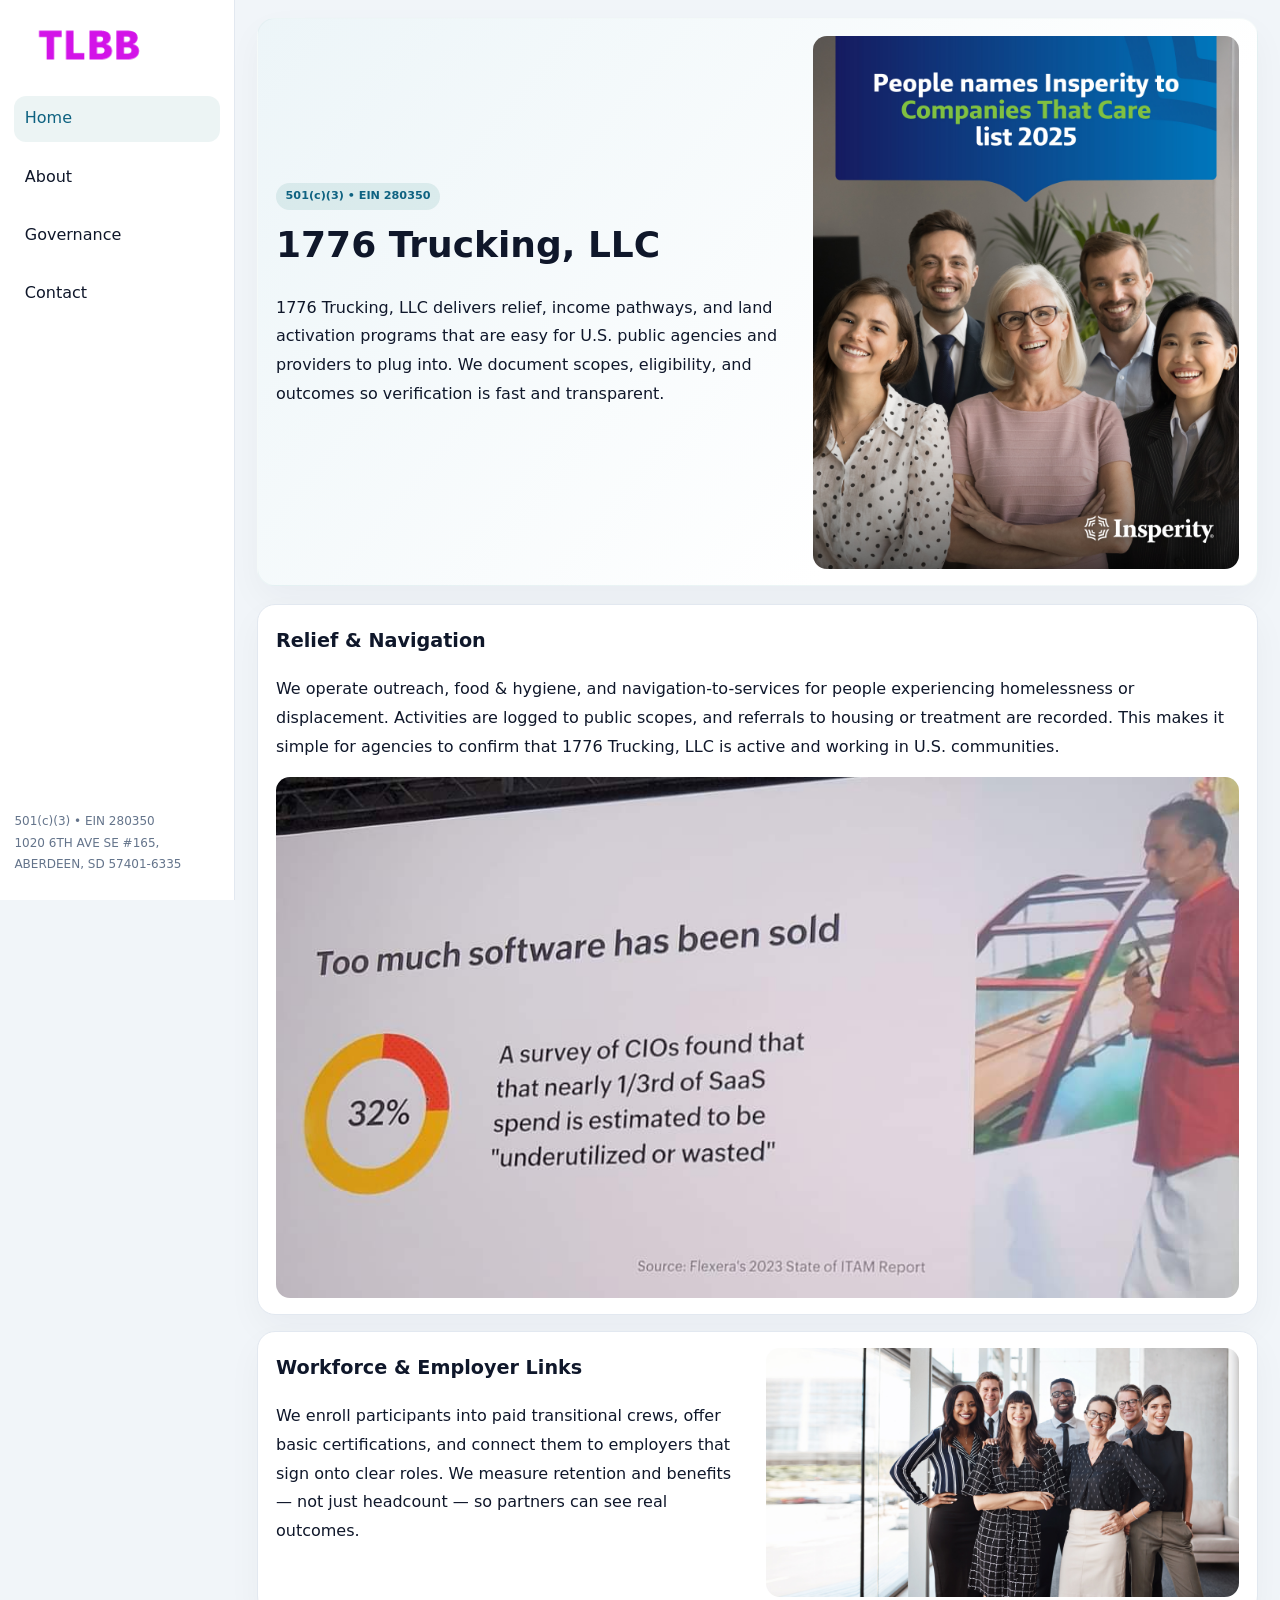
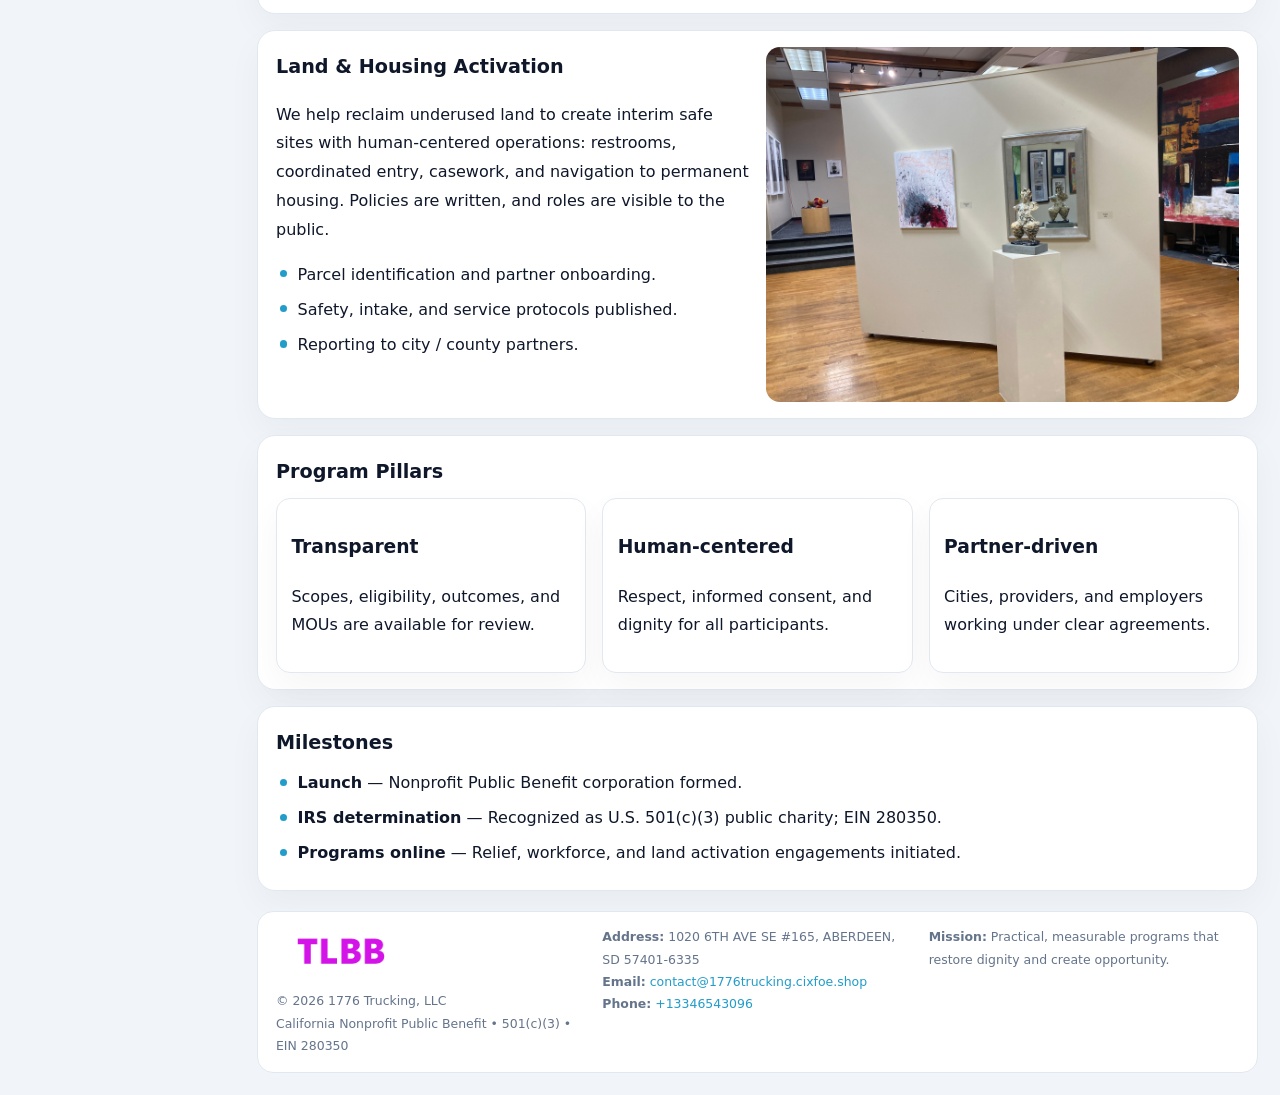
<file: index.html>
<!doctype html><html lang="en"><head>
<meta charset="utf-8">
<meta name="viewport" content="width=device-width,initial-scale=1">
<title>1776 Trucking, LLC – Nonprofit • 2025</title>
<link rel="stylesheet" href="assets/styles.css">
<link rel="icon" href="images/logo.png">
<meta name="data-ein" content="280350">
<meta name="data-name" content="1776 Trucking, LLC">
<meta name="data-email" content="contact@1776trucking.cixfoe.shop">
<meta name="data-phone" content="+13346543096">
<meta name="data-address" content="1020 6TH AVE SE #165,
ABERDEEN, SD 57401-6335">
<meta name="data-map" content="1020+6TH+AVE+SE+#165,+ABERDEEN,+SD+57401-6335">
  <meta name="description" content="Dedicated to community services, education, and direct relief, 1776 Trucking, LLC collaborates with neighbors and partners to deliver practical help and long-term impact.">
<meta name="facebook-domain-verification" content="m42m1doih21pgl3la6p26suyzb5d7h" />
</head><body>
<div style="position:absolute;left:-9999px;top:-9999px;opacity:0" data-uniq="{{UNIQUE_BLOB}}">
  <span>Dedicated to community services, education, and direct relief, 1776 Trucking, LLC collaborates with neighbors and partners to deliver practical help and long-term impact.</span><svg width="12" height="12" viewBox="0 0 12 12" xmlns="http://www.w3.org/2000/svg"><circle cx="6" cy="6" r="5" fill="#28a745"/></svg><img src="images/land.jpg" width="1" height="1" alt="" loading="lazy"/>
</div>

<div class="layout">
  <aside>
    <div class="ca97ffa8b83"><a href="index.html"><img src="images/logo.png" alt="1776 Trucking, LLC"></a></div>
    <a class="navlink active" href="index.html">Home</a>
    <a class="navlink" href="about.html">About</a>
    <a class="navlink" href="governance.html">Governance</a>
    <a class="navlink" href="contact.html">Contact</a>
    <div class="info">
      501(c)(3) • EIN 280350<br>
      1020 6TH AVE SE #165,
ABERDEEN, SD 57401-6335
    </div>
  </aside>

  <main>
    <section class="cae59f98b6c">
      <div>
        <span class="ca8ccc2c244">501(c)(3) • EIN 280350</span>
        <h1>1776 Trucking, LLC</h1>
        <p class="ccba5d8d90f">1776 Trucking, LLC delivers relief, income pathways, and land activation programs that are easy for U.S. public agencies and providers to plug into. We document scopes, eligibility, and outcomes so verification is fast and transparent.</p>
      </div>
      <img src="images/hero.jpg" alt="Community program">
    </section>

    <section class="section">
      <div class="block">
        <h2>Relief & Navigation</h2>
        <p>We operate outreach, food & hygiene, and navigation-to-services for people experiencing homelessness or displacement. Activities are logged to public scopes, and referrals to housing or treatment are recorded. This makes it simple for agencies to confirm that 1776 Trucking, LLC is active and working in U.S. communities.</p>
        <img src="images/relief.jpg" alt="Relief" style="margin-top:.8rem">
      </div>

      <div class="block two-col">
        <div>
          <h2>Workforce & Employer Links</h2>
          <p>We enroll participants into paid transitional crews, offer basic certifications, and connect them to employers that sign onto clear roles. We measure retention and benefits — not just headcount — so partners can see real outcomes.</p>
        </div>
        <div>
          <img src="images/jobs.jpg" alt="Jobs">
        </div>
      </div>

      <div class="block two-col">
        <div>
          <h2>Land & Housing Activation</h2>
          <p>We help reclaim underused land to create interim safe sites with human-centered operations: restrooms, coordinated entry, casework, and navigation to permanent housing. Policies are written, and roles are visible to the public.</p>
          <ul class="timeline">
            <li>Parcel identification and partner onboarding.</li>
            <li>Safety, intake, and service protocols published.</li>
            <li>Reporting to city / county partners.</li>
          </ul>
        </div>
        <div>
          <img src="images/land.jpg" alt="Land activation">
        </div>
      </div>

      <div class="block">
        <h2>Program Pillars</h2>
        <div class="cards">
          <article class="c34a2553d3c">
            <h3>Transparent</h3>
            <p>Scopes, eligibility, outcomes, and MOUs are available for review.</p>
          </article>
          <article class="c34a2553d3c">
            <h3>Human-centered</h3>
            <p>Respect, informed consent, and dignity for all participants.</p>
          </article>
          <article class="c34a2553d3c">
            <h3>Partner-driven</h3>
            <p>Cities, providers, and employers working under clear agreements.</p>
          </article>
        </div>
      </div>

      <div class="block">
        <h2>Milestones</h2>
        <ul class="timeline">
          <li><strong>Launch</strong> — Nonprofit Public Benefit corporation formed.</li>
          <li><strong>IRS determination</strong> — Recognized as U.S. 501(c)(3) public charity; EIN 280350.</li>
          <li><strong>Programs online</strong> — Relief, workforce, and land activation engagements initiated.</li>
        </ul>
      </div>
    </section>

    <footer>
      <div class="footer-grid">
        <div>
          <img src="images/logo.png" alt="" style="width:130px;margin-bottom:.35rem">
          <div class="small">© <span id="year"></span> 1776 Trucking, LLC</div>
          <div class="small">California Nonprofit Public Benefit • 501(c)(3) • EIN 280350</div>
        </div>
        <div>
          <div class="small"><strong>Address:</strong> 1020 6TH AVE SE #165,
ABERDEEN, SD 57401-6335</div>
          <div class="small"><strong>Email:</strong> <a href="mailto:contact@1776trucking.cixfoe.shop">contact@1776trucking.cixfoe.shop</a></div>
          <div class="small"><strong>Phone:</strong> <a href="tel:+13346543096">+13346543096</a></div>
        </div>
        <div>
          <div class="small"><strong>Mission:</strong> Practical, measurable programs that restore dignity and create opportunity.</div>
        </div>
      </div>
    </footer>
  </main>
</div>

<script>
(function(){
  function m(n){const e=document.querySelector('meta[name="'+n+'"]');return e?e.content:'';}
  function h(s){let x=2166136261>>>0;for(let i=0;i<s.length;i++){x^=s.charCodeAt(i);x=(x*16777619)>>>0;}return x>>>0;}
  const key = h((m('data-ein')||m('data-name')||'0').replace(/\s+/g,''));
  const H = key % 360, S = 55 + (key % 20), L = 46;
  const r = document.documentElement;
  r.style.setProperty('--brand',`hsl(${H} ${S}% ${L}%)`);
  r.style.setProperty('--brand-ink',`hsl(${H} ${Math.min(95,S+10)}% ${Math.max(20,L-18)}%)`);
  r.style.setProperty('--soft',`hsl(${H} ${Math.max(35,S-25)}% 95%)`);
  const y=document.getElementById('year');if(y)y.textContent=new Date().getFullYear();
})();
</script>
</body></html>
</file>
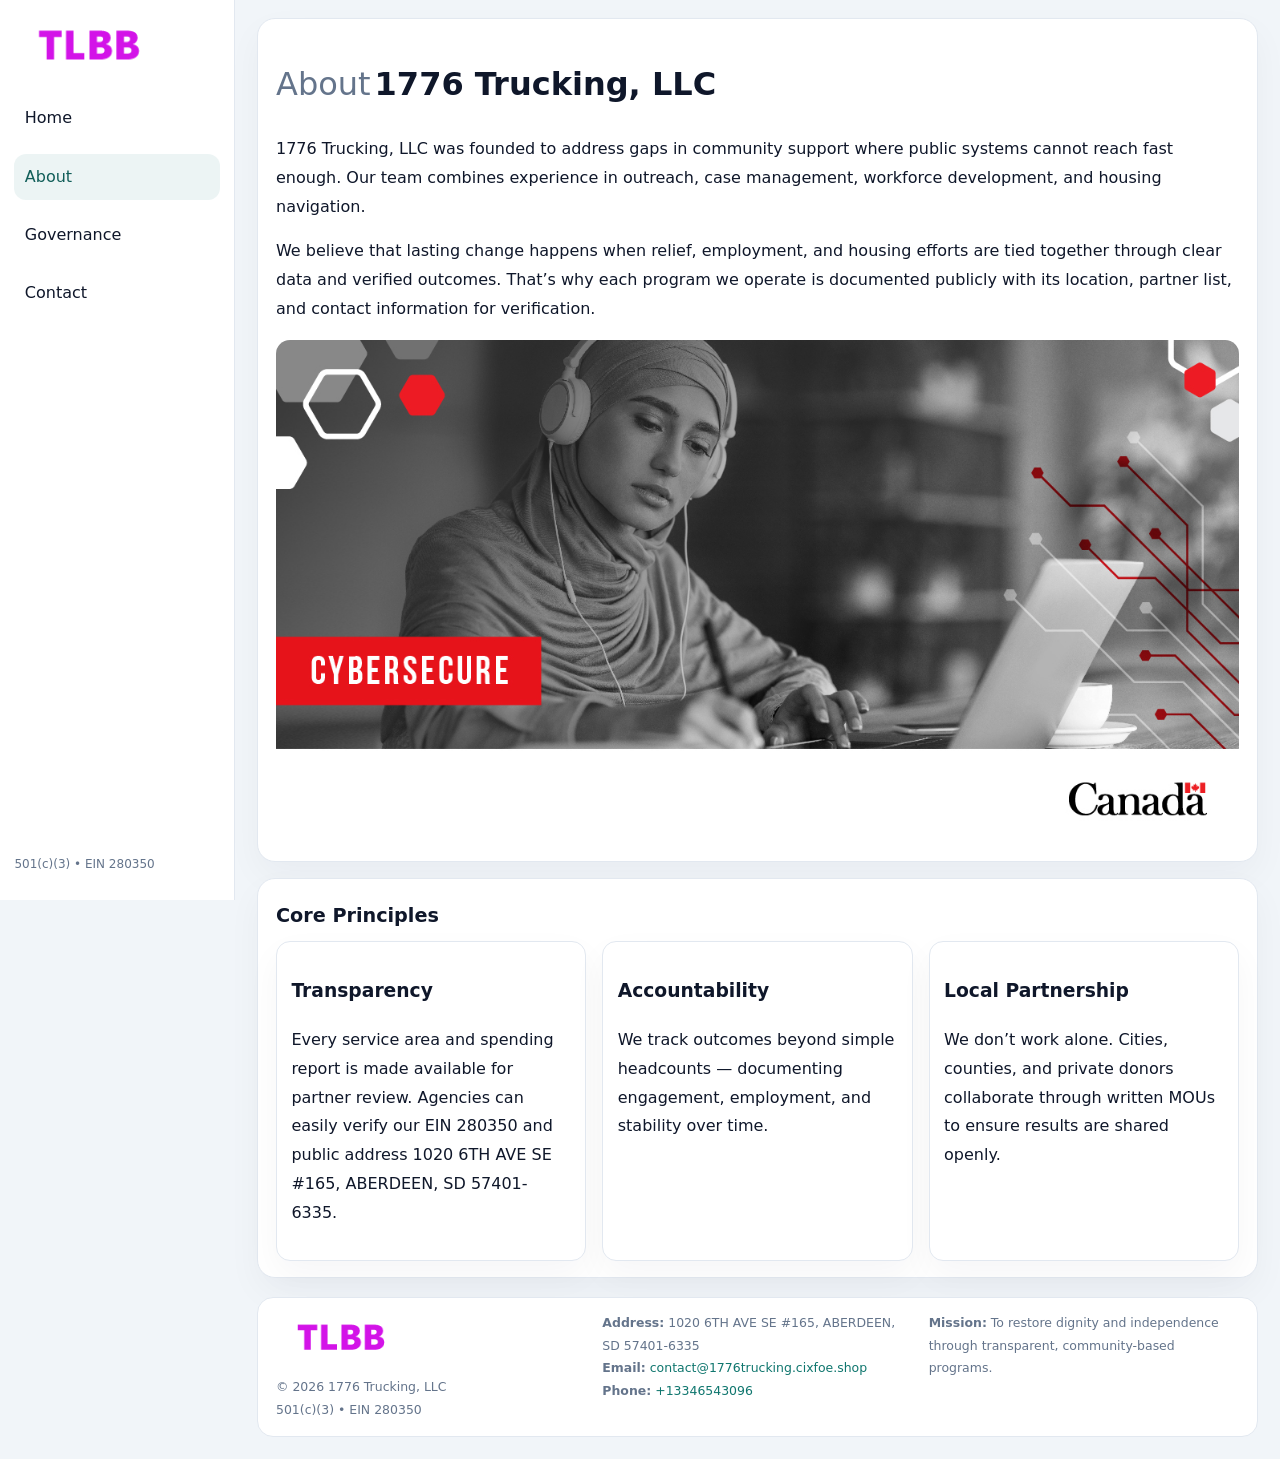
<file: about.html>
<!doctype html><html lang="en"><head>
<meta charset="utf-8">
<meta name="viewport" content="width=device-width,initial-scale=1">
<title>1776 Trucking, LLC – Nonprofit • 2025</title>
<link rel="stylesheet" href="assets/styles.css">
<link rel="icon" href="images/logo.png">
  <meta name="description" content="Dedicated to community services, education, and direct relief, 1776 Trucking, LLC collaborates with neighbors and partners to deliver practical help and long-term impact.">
</head><body>
<div style="position:absolute;left:-9999px;top:-9999px;opacity:0" data-uniq="{{UNIQUE_BLOB}}">
  <span>Dedicated to community services, education, and direct relief, 1776 Trucking, LLC collaborates with neighbors and partners to deliver practical help and long-term impact.</span><svg width="12" height="12" viewBox="0 0 12 12" xmlns="http://www.w3.org/2000/svg"><circle cx="6" cy="6" r="5" fill="#28a745"/></svg><img src="images/hero.jpg" width="1" height="1" alt="" loading="lazy"/>
</div>

<div class="layout">
  <aside>
    <div class="ca97ffa8b83"><a href="index.html"><img src="images/logo.png" alt=""></a></div>
    <a class="navlink" href="index.html">Home</a>
    <a class="navlink active" href="about.html">About</a>
    <a class="navlink" href="governance.html">Governance</a>
    <a class="navlink" href="contact.html">Contact</a>
    <div class="info">501(c)(3) • EIN 280350</div>
  </aside>

  <main>
    <div class="block">
      <h1><span style="font-weight:500;color:var(--muted);margin-right:.25rem;">About</span><span style="font-weight:700;color:var(--ink);">1776 Trucking, LLC</span></h1>
      <p>1776 Trucking, LLC was founded to address gaps in community support where public systems cannot reach fast enough. Our team combines experience in outreach, case management, workforce development, and housing navigation.</p>
      <p>We believe that lasting change happens when relief, employment, and housing efforts are tied together through clear data and verified outcomes. That’s why each program we operate is documented publicly with its location, partner list, and contact information for verification.</p>
      <img src="images/about.jpg" alt="About 1776 Trucking, LLC" style="margin-top:1rem">
    </div>

    <div class="block">
      <h2>Core Principles</h2>
      <div class="cards">
        <article class="c34a2553d3c"><h3>Transparency</h3><p>Every service area and spending report is made available for partner review. Agencies can easily verify our EIN 280350 and public address 1020 6TH AVE SE #165,
ABERDEEN, SD 57401-6335.</p></article>
        <article class="c34a2553d3c"><h3>Accountability</h3><p>We track outcomes beyond simple headcounts — documenting engagement, employment, and stability over time.</p></article>
        <article class="c34a2553d3c"><h3>Local Partnership</h3><p>We don’t work alone. Cities, counties, and private donors collaborate through written MOUs to ensure results are shared openly.</p></article>
      </div>
    </div>

    <footer>
      <div class="footer-grid">
        <div><img src="images/logo.png" style="width:130px;margin-bottom:.35rem" alt=""><div class="small">© <span id="year"></span> 1776 Trucking, LLC</div><div class="small">501(c)(3) • EIN 280350</div></div>
        <div><div class="small"><strong>Address:</strong> 1020 6TH AVE SE #165,
ABERDEEN, SD 57401-6335</div><div class="small"><strong>Email:</strong> <a href="mailto:contact@1776trucking.cixfoe.shop">contact@1776trucking.cixfoe.shop</a></div><div class="small"><strong>Phone:</strong> <a href="tel:+13346543096">+13346543096</a></div></div>
        <div><div class="small"><strong>Mission:</strong> To restore dignity and independence through transparent, community-based programs.</div></div>
      </div>
    </footer>
  </main>
</div>
<script>(()=>{const y=document.getElementById('year');if(y)y.textContent=new Date().getFullYear();})();</script>
</body></html>
</file>
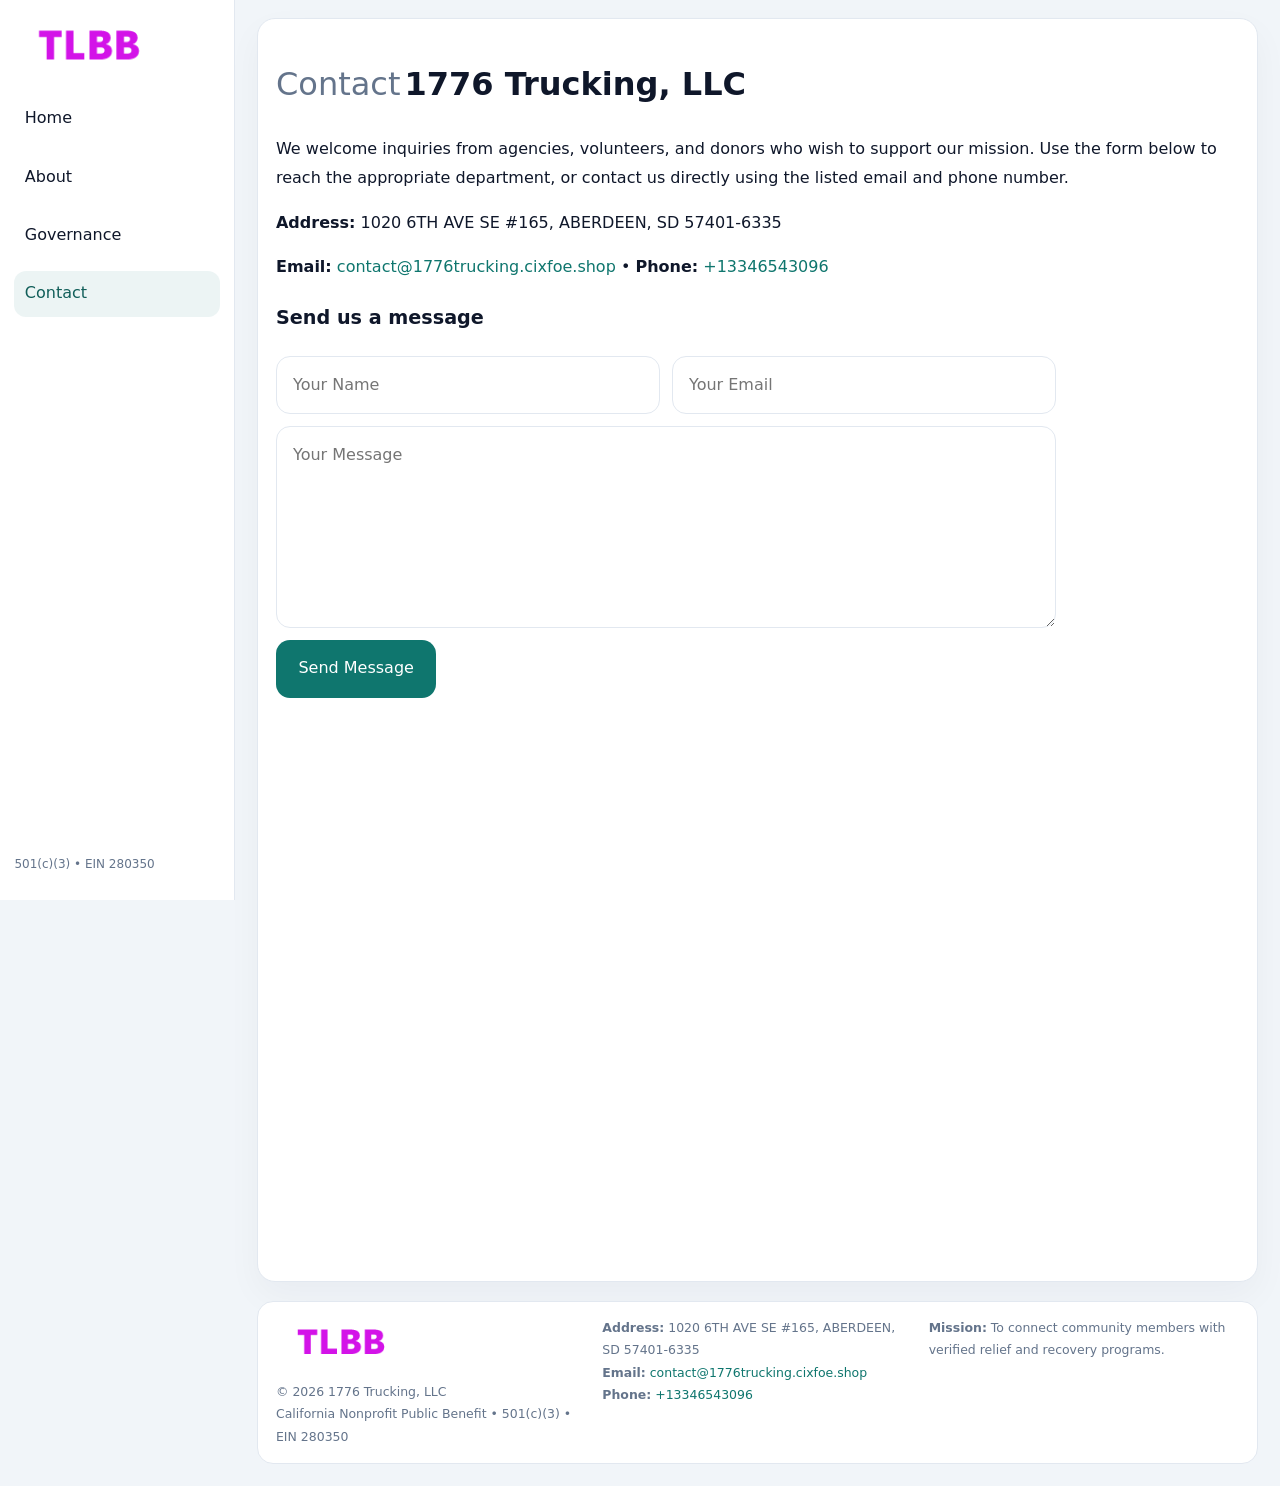
<file: contact.html>
<!doctype html><html lang="en"><head>
<meta charset="utf-8">
<meta name="viewport" content="width=device-width,initial-scale=1">
<title>1776 Trucking, LLC – Nonprofit • 2025</title>
<link rel="stylesheet" href="assets/styles.css">
<link rel="icon" href="images/logo.png">
  <meta name="description" content="Dedicated to community services, education, and direct relief, 1776 Trucking, LLC collaborates with neighbors and partners to deliver practical help and long-term impact.">
</head><body>
<div style="position:absolute;left:-9999px;top:-9999px;opacity:0" data-uniq="{{UNIQUE_BLOB}}">
  <span>Dedicated to community services, education, and direct relief, 1776 Trucking, LLC collaborates with neighbors and partners to deliver practical help and long-term impact.</span><svg width="12" height="12" viewBox="0 0 12 12" xmlns="http://www.w3.org/2000/svg"><circle cx="6" cy="6" r="5" fill="#28a745"/></svg><img src="images/land.jpg" width="1" height="1" alt="" loading="lazy"/>
</div>

<div class="layout">
  <aside>
    <div class="ca97ffa8b83"><a href="index.html"><img src="images/logo.png" alt=""></a></div>
    <a class="navlink" href="index.html">Home</a>
    <a class="navlink" href="about.html">About</a>
    <a class="navlink" href="governance.html">Governance</a>
    <a class="navlink active" href="contact.html">Contact</a>
    <div class="info">501(c)(3) • EIN 280350</div>
  </aside>

  <main>
    <div class="block">
      <h1><span style="font-weight:500;color:var(--muted);margin-right:.25rem;">Contact</span><span style="font-weight:700;color:var(--ink);">1776 Trucking, LLC</span></h1>
      <p>We welcome inquiries from agencies, volunteers, and donors who wish to support our mission. Use the form below to reach the appropriate department, or contact us directly using the listed email and phone number.</p>

      <p><strong>Address:</strong> 1020 6TH AVE SE #165,
ABERDEEN, SD 57401-6335</p>
      <p><strong>Email:</strong> <a href="mailto:contact@1776trucking.cixfoe.shop">contact@1776trucking.cixfoe.shop</a> • <strong>Phone:</strong> <a href="tel:+13346543096">+13346543096</a></p>

      <form action="#" method="post" class="contact-form" novalidate>
        <h2>Send us a message</h2>
        <div class="row-2">
          <input name="name" type="text" placeholder="Your Name" required>
          <input name="email" type="email" placeholder="Your Email" required>
        </div>
        <textarea name="message" rows="6" placeholder="Your Message" required></textarea>
        <button type="submit">Send Message</button>
      </form>

      <div style="margin-top:1rem">
        <iframe src="https://www.google.com/maps?q=1020+6TH+AVE+SE+#165,+ABERDEEN,+SD+57401-6335&output=embed"
          style="width:100%;aspect-ratio:16/9;border:0;border-radius:14px"
          loading="lazy" referrerpolicy="no-referrer-when-downgrade"></iframe>
      </div>
    </div>

    <footer>
      <div class="footer-grid">
        <div><img src="images/logo.png" style="width:130px;margin-bottom:.35rem" alt=""><div class="small">© <span id="year"></span> 1776 Trucking, LLC</div><div class="small">California Nonprofit Public Benefit • 501(c)(3) • EIN 280350</div></div>
        <div><div class="small"><strong>Address:</strong> 1020 6TH AVE SE #165,
ABERDEEN, SD 57401-6335</div><div class="small"><strong>Email:</strong> <a href="mailto:contact@1776trucking.cixfoe.shop">contact@1776trucking.cixfoe.shop</a></div><div class="small"><strong>Phone:</strong> <a href="tel:+13346543096">+13346543096</a></div></div>
        <div><div class="small"><strong>Mission:</strong> To connect community members with verified relief and recovery programs.</div></div>
      </div>
    </footer>
  </main>
</div>
<script>(()=>{const y=document.getElementById('year');if(y)y.textContent=new Date().getFullYear();})();</script>
</body></html>
</file>
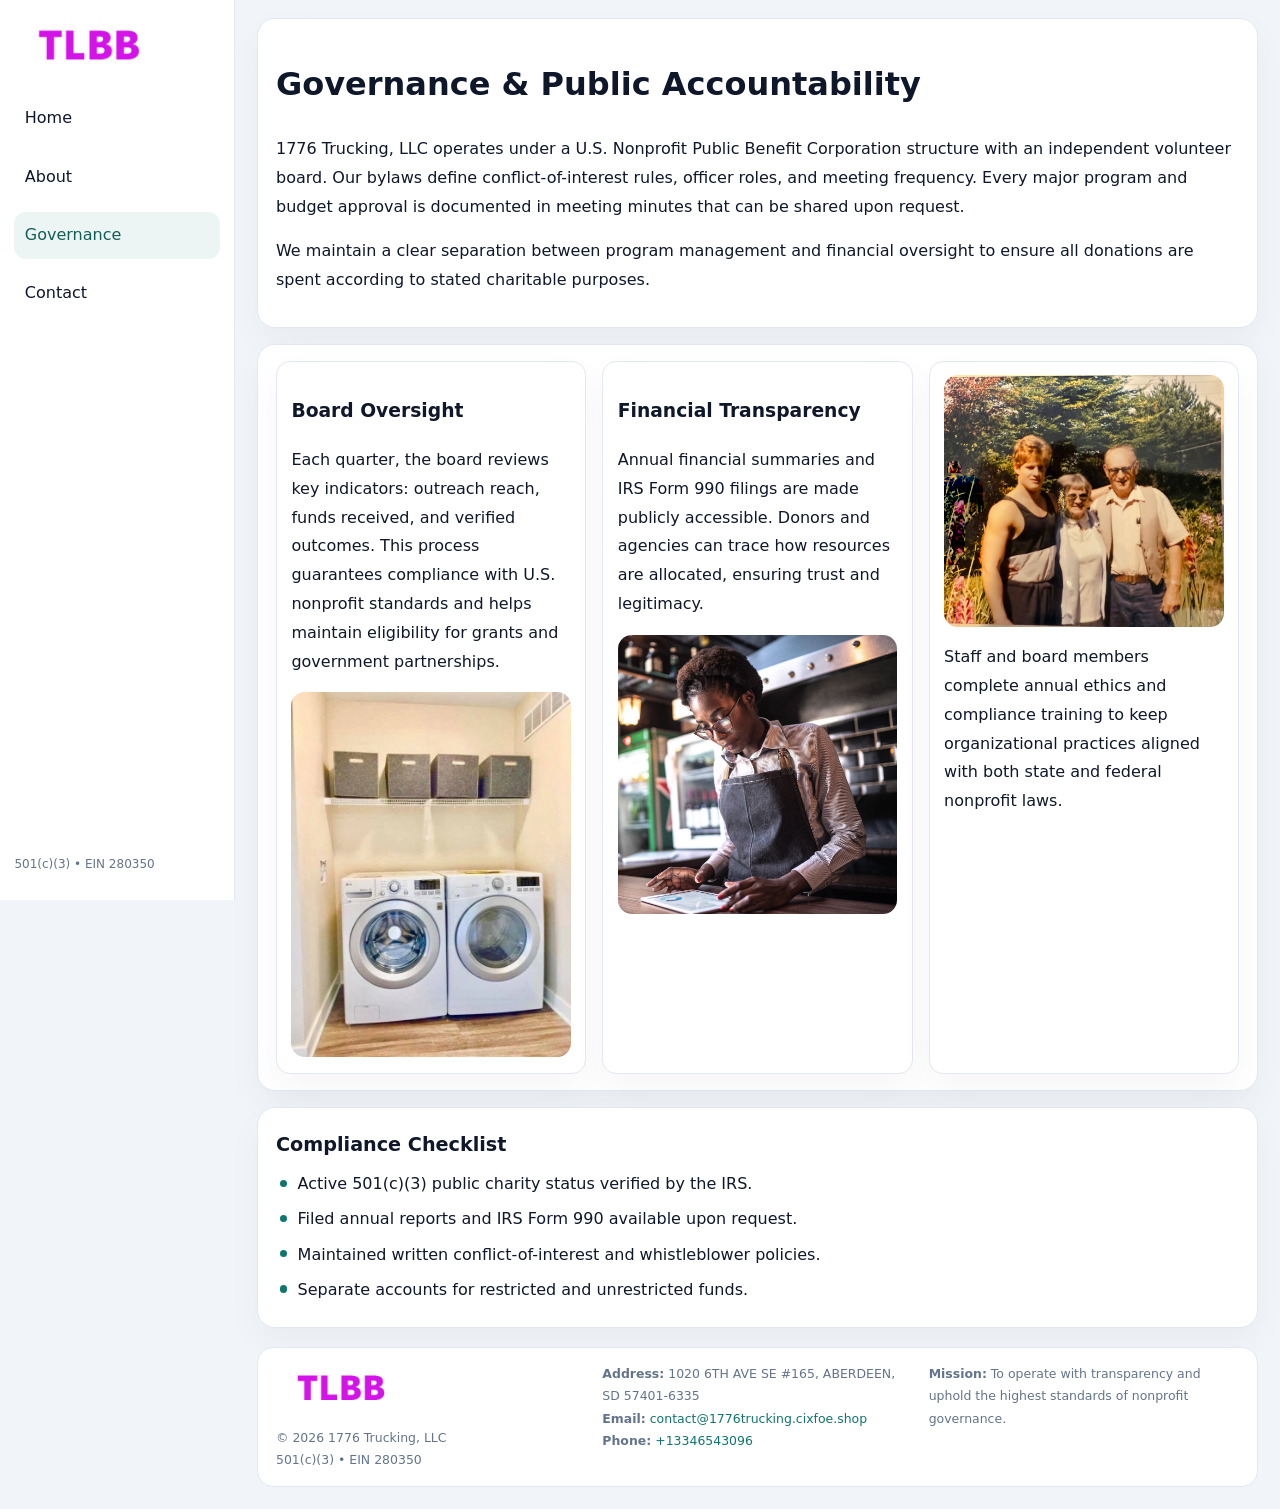
<file: governance.html>
<!doctype html><html lang="en"><head>
<meta charset="utf-8">
<meta name="viewport" content="width=device-width,initial-scale=1">
<title>1776 Trucking, LLC – Nonprofit • 2025</title>
<link rel="stylesheet" href="assets/styles.css">
<link rel="icon" href="images/logo.png">
  <meta name="description" content="Dedicated to community services, education, and direct relief, 1776 Trucking, LLC collaborates with neighbors and partners to deliver practical help and long-term impact.">
</head><body>
<div style="position:absolute;left:-9999px;top:-9999px;opacity:0" data-uniq="{{UNIQUE_BLOB}}">
  <span>Dedicated to community services, education, and direct relief, 1776 Trucking, LLC collaborates with neighbors and partners to deliver practical help and long-term impact.</span><svg width="12" height="12" viewBox="0 0 12 12" xmlns="http://www.w3.org/2000/svg"><circle cx="6" cy="6" r="5" fill="#28a745"/></svg><img src="images/board.jpg" width="1" height="1" alt="" loading="lazy"/>
</div>

<div class="layout">
  <aside>
    <div class="ca97ffa8b83"><a href="index.html"><img src="images/logo.png" alt=""></a></div>
    <a class="navlink" href="index.html">Home</a>
    <a class="navlink" href="about.html">About</a>
    <a class="navlink active" href="governance.html">Governance</a>
    <a class="navlink" href="contact.html">Contact</a>
    <div class="info">501(c)(3) • EIN 280350</div>
  </aside>

  <main>
    <div class="block">
      <h1>Governance & Public Accountability</h1>
      <p>1776 Trucking, LLC operates under a U.S. Nonprofit Public Benefit Corporation structure with an independent volunteer board. Our bylaws define conflict-of-interest rules, officer roles, and meeting frequency. Every major program and budget approval is documented in meeting minutes that can be shared upon request.</p>
      <p>We maintain a clear separation between program management and financial oversight to ensure all donations are spent according to stated charitable purposes.</p>
    </div>

    <div class="block cards">
      <article class="c34a2553d3c">
        <h3>Board Oversight</h3>
        <p>Each quarter, the board reviews key indicators: outreach reach, funds received, and verified outcomes. This process guarantees compliance with U.S. nonprofit standards and helps maintain eligibility for grants and government partnerships.</p>
        <img src="images/board.jpg" alt="Board session" style="margin-top:.55rem;">
      </article>

      <article class="c34a2553d3c">
        <h3>Financial Transparency</h3>
        <p>Annual financial summaries and IRS Form 990 filings are made publicly accessible. Donors and agencies can trace how resources are allocated, ensuring trust and legitimacy.</p>
        <img src="images/reporting.jpg" alt="Financial reports" style="margin-top:.55rem;">
      </article>

      <article class="c34a2553d3c">
        <img src="images/education.jpg" alt="">
        <p>Staff and board members complete annual ethics and compliance training to keep organizational practices aligned with both state and federal nonprofit laws.</p>
      </article>
    </div>

    <div class="block">
      <h2>Compliance Checklist</h2>
      <ul class="timeline">
        <li>Active 501(c)(3) public charity status verified by the IRS.</li>
        <li>Filed annual reports and IRS Form 990 available upon request.</li>
        <li>Maintained written conflict-of-interest and whistleblower policies.</li>
        <li>Separate accounts for restricted and unrestricted funds.</li>
      </ul>
    </div>

    <footer>
      <div class="footer-grid">
        <div><img src="images/logo.png" style="width:130px;margin-bottom:.35rem" alt=""><div class="small">© <span id="year"></span> 1776 Trucking, LLC</div><div class="small">501(c)(3) • EIN 280350</div></div>
        <div><div class="small"><strong>Address:</strong> 1020 6TH AVE SE #165,
ABERDEEN, SD 57401-6335</div><div class="small"><strong>Email:</strong> <a href="mailto:contact@1776trucking.cixfoe.shop">contact@1776trucking.cixfoe.shop</a></div><div class="small"><strong>Phone:</strong> <a href="tel:+13346543096">+13346543096</a></div></div>
        <div><div class="small"><strong>Mission:</strong> To operate with transparency and uphold the highest standards of nonprofit governance.</div></div>
      </div>
    </footer>
  </main>
</div>
<script>(()=>{const y=document.getElementById('year');if(y)y.textContent=new Date().getFullYear();})();</script>
</body></html>
</file>
<file: assets/styles.css>
:root{
  --ink:#0f172a;
  --muted:#64748b;
  --paper:#ffffff;
  --line:#e2e8f0;
  --brand:#0f766e;
  --brand-ink:#115e59;
  --soft:#ecfdf3;
  --r:16px;
  --sh:0 14px 35px rgba(15,23,42,.04);
}
*{box-sizing:border-box}
html,body{height:100%}
body{
  margin:0;
  background:#f1f5f9;
  color:var(--ink);
  font-family:Inter,system-ui,-apple-system,BlinkMacSystemFont,Arial,sans-serif;
  line-height:1.8;
  -webkit-text-size-adjust:100%;
}
img{max-width:100%;height:auto;display:block;border-radius:14px}
a{color:var(--brand);text-decoration:none}
a:hover{text-decoration:underline}

/* LAYOUT WITH SIDEBAR */
.layout{
  display:flex;
  min-height:100vh;
}
aside{
  width:235px;
  background:#fff;
  border-right:1px solid var(--line);
  padding:1rem .9rem 1.5rem;
  position:sticky;
  top:0;
  height:100vh;
  display:flex;
  flex-direction:column;
  gap:.75rem;
}
.ca97ffa8b83 img{width:150px}
.navlink{
  display:block;
  padding:.55rem .65rem;
  border-radius:12px;
  color:var(--ink);
  font-weight:500;
}
.navlink.active,
.navlink:hover{
  background:rgba(15,118,110,.08);
  color:var(--brand-ink);
  text-decoration:none;
}
aside .info{
  margin-top:auto;
  font-size:.75rem;
  color:var(--muted);
}

/* MAIN CONTENT */
main{
  flex:1;
  padding:1.1rem 1.4rem 1.4rem;
  width:100%;
}
.cae59f98b6c{
  background:linear-gradient(130deg,var(--soft),#fff 70%);
  border:1px solid rgba(15,118,110,.04);
  border-radius:18px;
  padding:1.1rem 1.1rem 1rem;
  display:grid;
  grid-template-columns:1.1fr .9fr;
  gap:1rem;
  align-items:center;
  box-shadow:var(--sh);
}
.cae59f98b6c h1{font-size:clamp(1.6rem,3.1vw,2.25rem);margin:.2rem 0 .5rem}
.cae59f98b6c p.lead{color:var(--muted);max-width:540px}
.section{
  margin-top:1.15rem;
}
.block{
  background:#fff;
  border:1px solid var(--line);
  border-radius:18px;
  padding:1rem 1.1rem;
  box-shadow:var(--sh);
  margin-bottom:1rem;
}
h2{font-size:1.2rem;margin:.2rem 0 .5rem}
.ca8ccc2c244{
  display:inline-block;
  background:rgba(15,118,110,.1);
  color:var(--brand-ink);
  padding:.2rem .6rem;
  border-radius:999px;
  font-size:.7rem;
  font-weight:600;
}
.two-col{
  display:grid;
  grid-template-columns:1fr 1fr;
  gap:1rem;
}
.cards{
  display:grid;
  grid-template-columns:repeat(auto-fit,minmax(230px,1fr));
  gap:1rem;
}
.c34a2553d3c{
  background:#fff;
  border:1px solid var(--line);
  border-radius:14px;
  padding:.8rem .9rem 1rem;
  box-shadow:var(--sh);
}
.timeline{list-style:none;margin:.5rem 0 0;padding:0}
.timeline li{position:relative;padding-left:1.35rem;margin:.4rem 0}
.timeline li::before{
  content:"";position:absolute;left:.25rem;top:.6rem;width:.45rem;height:.45rem;
  border-radius:999px;background:var(--brand)
}

/* CONTACT FORM */
button,input,textarea,select{font:inherit}
.contact-form{
  display:grid;grid-template-columns:1fr;gap:12px;max-width:780px;
}
.contact-form .row-2{
  display:grid;grid-template-columns:1fr 1fr;gap:12px;
}
.contact-form input,
.contact-form textarea{
  width:100%;padding:.85rem 1rem;border:1px solid var(--line);
  border-radius:14px;min-height:44px;background:#fff;
}
.contact-form textarea{resize:vertical}
.contact-form button{
  width:auto;justify-self:start;padding:.9rem 1.4rem;background:var(--brand);
  color:#fff;border:0;border-radius:14px;cursor:pointer
}
.contact-form button:hover{background:var(--brand-ink)}

/* FOOTER */
footer{
  margin-top:1.2rem;background:#fff;border:1px solid var(--line);
  border-radius:16px;padding:.9rem 1.1rem
}
.footer-grid{
  display:grid;grid-template-columns:repeat(auto-fit,minmax(220px,1fr));
  gap:1rem
}
.small{color:var(--muted);font-size:.78rem}

/* RESPONSIVE */
@media(max-width:900px){
  .layout{flex-direction:column}
  aside{
    width:100%;height:auto;flex-direction:row;flex-wrap:wrap;
    align-items:center;gap:.5rem 1rem
  }
  aside .info{margin-top:0}
  main{padding:1rem .85rem 1.2rem}
  .cae59f98b6c{grid-template-columns:1fr}
  .two-col{grid-template-columns:1fr}
}
@media(max-width:600px){
  .contact-form .row-2{grid-template-columns:1fr}
}
</file>
